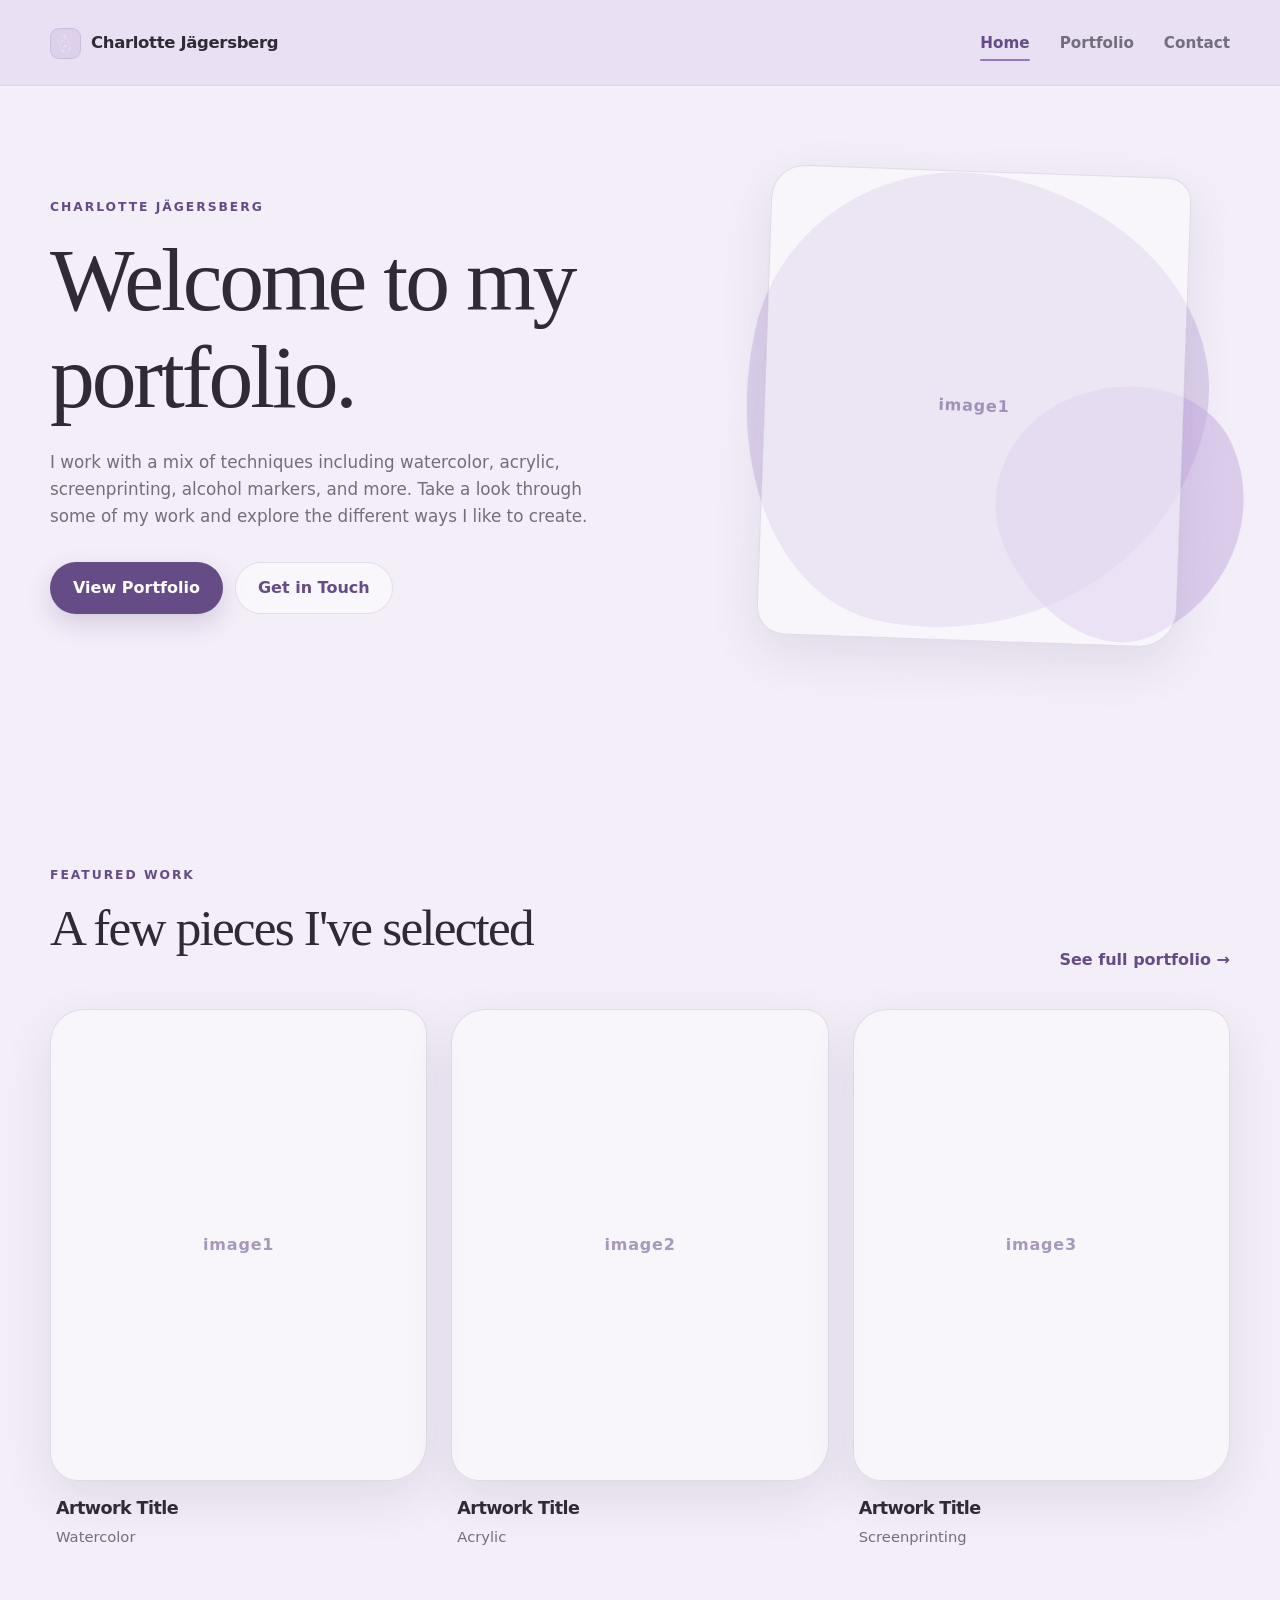
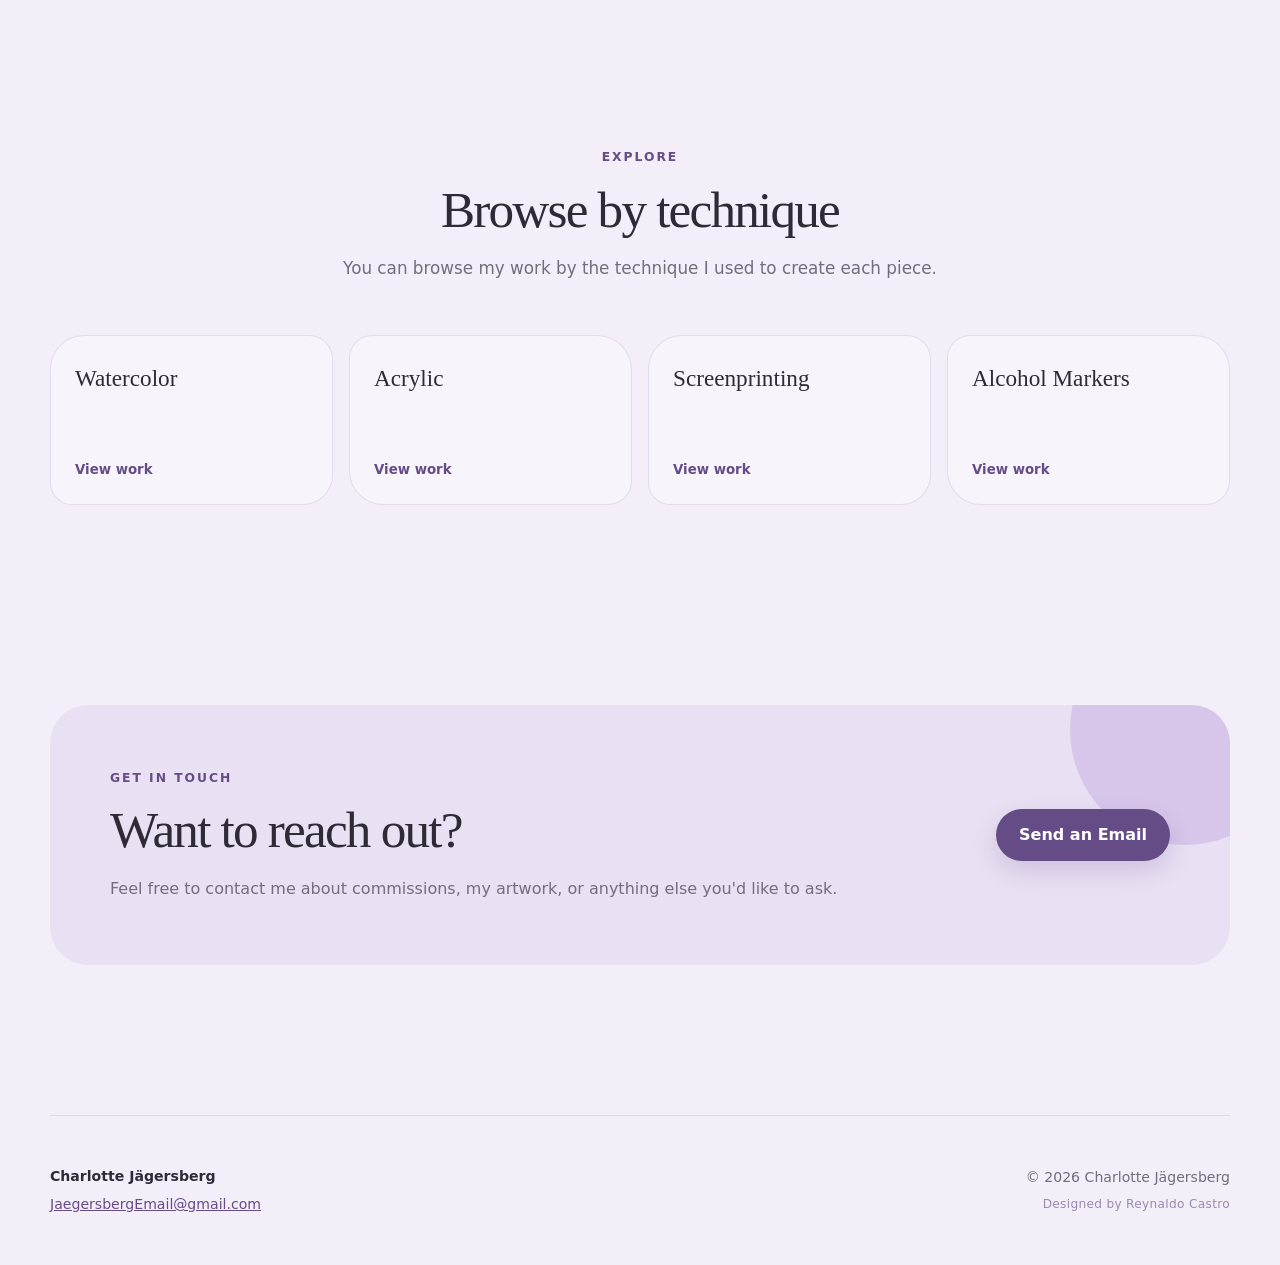
<file: index.html>
<!DOCTYPE html>
<html lang="en">
<head>
  <meta charset="UTF-8">
  <meta name="viewport" content="width=device-width, initial-scale=1.0">

  <meta
    name="description"
    content="The art portfolio of Charlotte Jägersberg."
  >

  <title>Charlotte Jägersberg | Artist</title>

  <link rel="icon" href="favicon.ico">
  <link rel="stylesheet" href="css/style.css">
</head>

<body>
  <header class="site-header">
    <a
      class="brand"
      href="index.html"
      aria-label="Charlotte Jägersberg home"
    >
      <img
        class="site-logo"
        src="assets/images/logo.png"
        alt="Charlotte Jägersberg logo"
      >

      <span class="brand-name">
        Charlotte Jägersberg
      </span>
    </a>

    <button
      class="menu-toggle"
      type="button"
      aria-label="Open navigation"
      aria-expanded="false"
    >
      <span></span>
      <span></span>
      <span></span>
    </button>

    <nav
      class="site-nav"
      aria-label="Main navigation"
    >
      <a
        class="active"
        href="index.html"
      >
        Home
      </a>

      <a href="portfolio.html">
        Portfolio
      </a>

      <a href="contact.html">
        Contact
      </a>
    </nav>
  </header>

  <main>
    <section class="hero section-shell">
      <div class="hero-copy">
        <p class="eyebrow">
          Charlotte Jägersberg
        </p>

        <h1>
          Welcome to my portfolio.
        </h1>

        <p class="hero-text">
          I work with a mix of techniques including watercolor, acrylic,
          screenprinting, alcohol markers, and more. Take a look through
          some of my work and explore the different ways I like to create.
        </p>

        <div class="button-row">
          <a
            class="button button-primary"
            href="portfolio.html"
          >
            View Portfolio
          </a>

          <a
            class="button button-secondary"
            href="contact.html"
          >
            Get in Touch
          </a>
        </div>
      </div>

      <div
        class="hero-art"
        aria-label="Featured artwork placeholder"
      >
        <div class="soft-blob blob-one"></div>
        <div class="soft-blob blob-two"></div>

        <div class="image-placeholder large-placeholder">
          image1
        </div>
      </div>
    </section>

    <section class="featured section-shell">
      <div class="section-heading">
        <div>
          <p class="eyebrow">
            Featured Work
          </p>

          <h2>
            A few pieces I've selected
          </h2>
        </div>

        <a
          class="text-link"
          href="portfolio.html"
        >
          See full portfolio →
        </a>
      </div>

      <div class="art-grid featured-grid">
        <article class="art-card">
          <div class="image-placeholder">
            image1
          </div>

          <div class="art-card-copy">
            <h3>Artwork Title</h3>
            <p>Watercolor</p>
          </div>
        </article>

        <article class="art-card">
          <div class="image-placeholder">
            image2
          </div>

          <div class="art-card-copy">
            <h3>Artwork Title</h3>
            <p>Acrylic</p>
          </div>
        </article>

        <article class="art-card">
          <div class="image-placeholder">
            image3
          </div>

          <div class="art-card-copy">
            <h3>Artwork Title</h3>
            <p>Screenprinting</p>
          </div>
        </article>
      </div>
    </section>

    <section class="techniques section-shell">
      <div class="section-heading centered-heading">
        <div>
          <p class="eyebrow">
            Explore
          </p>

          <h2>
            Browse by technique
          </h2>

          <p class="section-description">
            You can browse my work by the technique I used to create each piece.
          </p>
        </div>
      </div>

      <div class="technique-grid">
        <a
          class="technique-card"
          href="portfolio.html?medium=watercolor"
        >
          <span>Watercolor</span>
          <small>View work</small>
        </a>

        <a
          class="technique-card"
          href="portfolio.html?medium=acrylic"
        >
          <span>Acrylic</span>
          <small>View work</small>
        </a>

        <a
          class="technique-card"
          href="portfolio.html?medium=screenprinting"
        >
          <span>Screenprinting</span>
          <small>View work</small>
        </a>

        <a
          class="technique-card"
          href="portfolio.html?medium=alcohol-markers"
        >
          <span>Alcohol Markers</span>
          <small>View work</small>
        </a>
      </div>
    </section>

    <section class="contact-cta section-shell">
      <div class="cta-panel">
        <div>
          <p class="eyebrow">
            Get in Touch
          </p>

          <h2>
            Want to reach out?
          </h2>

          <p>
            Feel free to contact me about commissions, my artwork,
            or anything else you'd like to ask.
          </p>
        </div>

        <a
          class="button button-primary"
          href="mailto:JaegersbergEmail@gmail.com"
        >
          Send an Email
        </a>
      </div>
    </section>
  </main>

  <footer class="site-footer">
    <div>
      <strong>
        Charlotte Jägersberg
      </strong>

      <a href="mailto:JaegersbergEmail@gmail.com">
        JaegersbergEmail@gmail.com
      </a>
    </div>

    <div class="footer-meta">
      <span>
        © <span data-year></span>
        Charlotte Jägersberg
      </span>

      <span class="designer-credit">
        Designed by Reynaldo Castro
      </span>
    </div>
  </footer>

  <script src="js/main.js"></script>
</body>
</html>
</file>
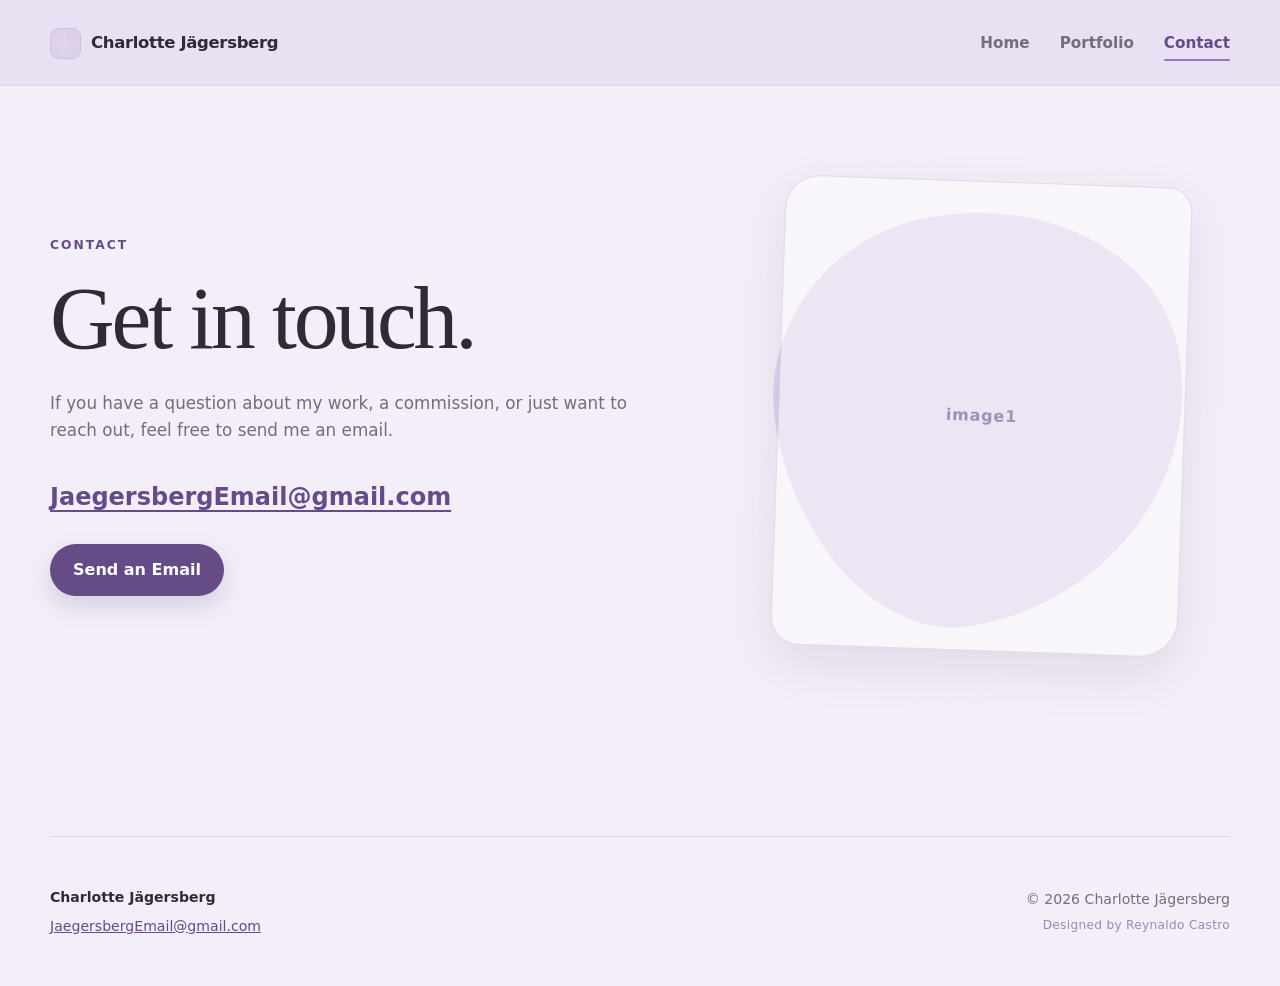
<file: contact.html>
<!DOCTYPE html>
<html lang="en">
<head>
  <meta charset="UTF-8">
  <meta name="viewport" content="width=device-width, initial-scale=1.0">

  <meta
    name="description"
    content="Get in touch with Charlotte Jägersberg."
  >

  <title>Contact | Charlotte Jägersberg</title>

  <link rel="icon" href="favicon.ico">
  <link rel="stylesheet" href="css/style.css">
</head>

<body>
  <header class="site-header">
    <a
      class="brand"
      href="index.html"
      aria-label="Charlotte Jägersberg home"
    >
      <img
        class="site-logo"
        src="assets/images/logo.png"
        alt="Charlotte Jägersberg logo"
      >

      <span class="brand-name">
        Charlotte Jägersberg
      </span>
    </a>

    <button
      class="menu-toggle"
      type="button"
      aria-label="Open navigation"
      aria-expanded="false"
    >
      <span></span>
      <span></span>
      <span></span>
    </button>

    <nav
      class="site-nav"
      aria-label="Main navigation"
    >
      <a href="index.html">
        Home
      </a>

      <a href="portfolio.html">
        Portfolio
      </a>

      <a
        class="active"
        href="contact.html"
      >
        Contact
      </a>
    </nav>
  </header>

  <main>
    <section class="contact-page section-shell">
      <div class="contact-copy">
        <p class="eyebrow">
          Contact
        </p>

        <h1>
          Get in touch.
        </h1>

        <p>
          If you have a question about my work, a commission,
          or just want to reach out, feel free to send me an email.
        </p>

        <a
          class="contact-email"
          href="mailto:JaegersbergEmail@gmail.com"
        >
          JaegersbergEmail@gmail.com
        </a>

        <a
          class="button button-primary"
          href="mailto:JaegersbergEmail@gmail.com"
        >
          Send an Email
        </a>
      </div>

      <div class="contact-visual">
        <div class="soft-blob blob-three"></div>

        <div class="image-placeholder large-placeholder">
          image1
        </div>
      </div>
    </section>
  </main>

  <footer class="site-footer">
    <div>
      <strong>
        Charlotte Jägersberg
      </strong>

      <a href="mailto:JaegersbergEmail@gmail.com">
        JaegersbergEmail@gmail.com
      </a>
    </div>

    <div class="footer-meta">
      <span>
        © <span data-year></span>
        Charlotte Jägersberg
      </span>

      <span class="designer-credit">
        Designed by Reynaldo Castro
      </span>
    </div>
  </footer>

  <script src="js/main.js"></script>
</body>
</html>
</file>
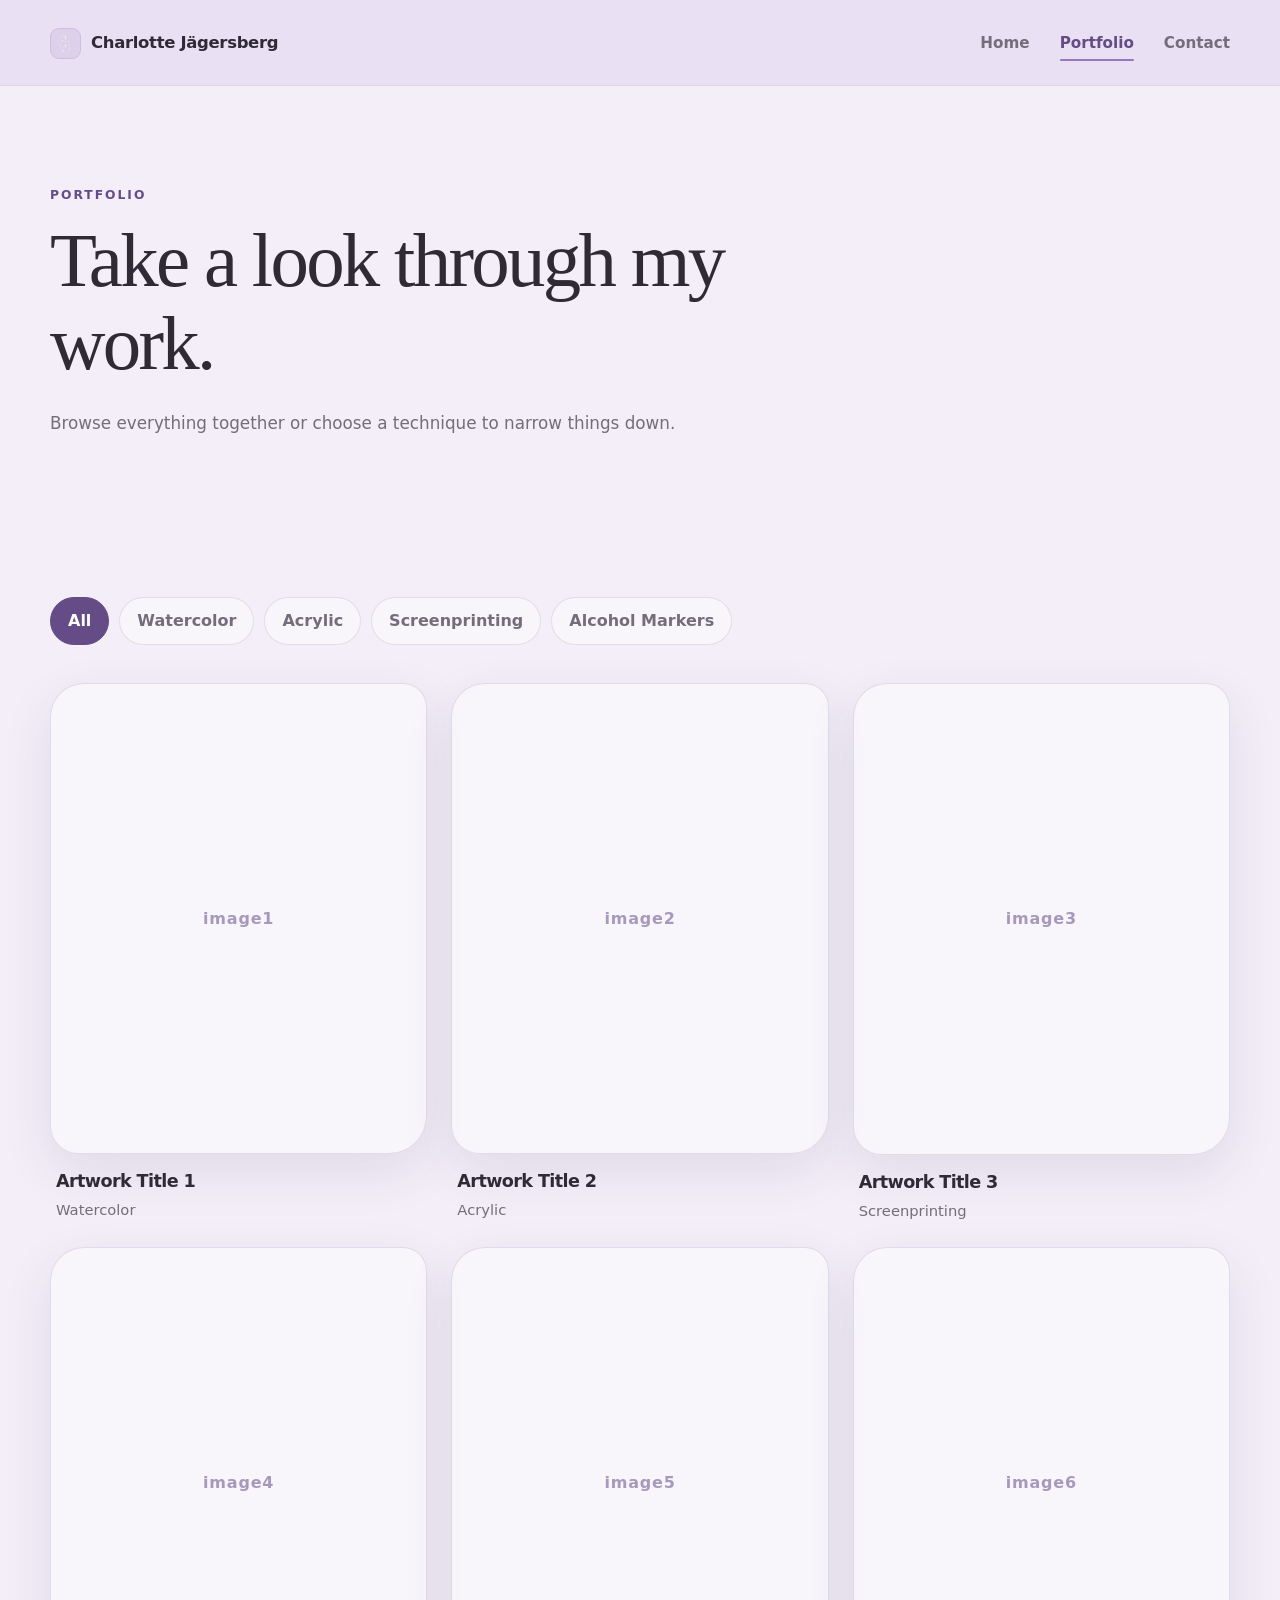
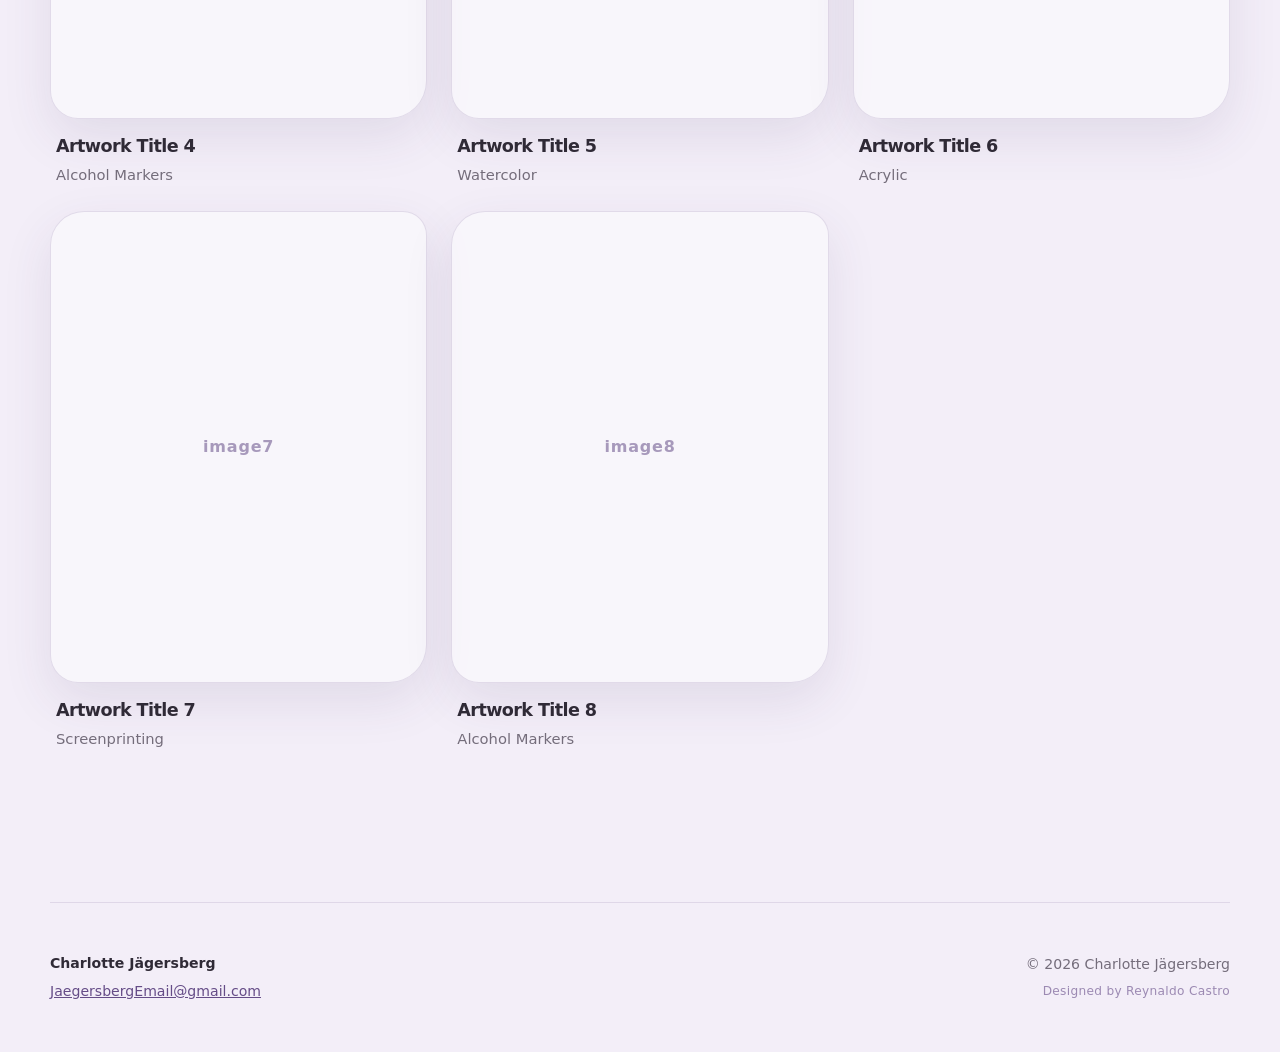
<file: portfolio.html>
<!DOCTYPE html>
<html lang="en">
<head>
  <meta charset="UTF-8">
  <meta name="viewport" content="width=device-width, initial-scale=1.0">

  <meta
    name="description"
    content="Browse the art portfolio of Charlotte Jägersberg."
  >

  <title>Portfolio | Charlotte Jägersberg</title>

  <link rel="icon" href="favicon.ico">
  <link rel="stylesheet" href="css/style.css">
</head>

<body>
  <header class="site-header">
    <a
      class="brand"
      href="index.html"
      aria-label="Charlotte Jägersberg home"
    >
      <img
        class="site-logo"
        src="assets/images/logo.png"
        alt="Charlotte Jägersberg logo"
      >

      <span class="brand-name">
        Charlotte Jägersberg
      </span>
    </a>

    <button
      class="menu-toggle"
      type="button"
      aria-label="Open navigation"
      aria-expanded="false"
    >
      <span></span>
      <span></span>
      <span></span>
    </button>

    <nav
      class="site-nav"
      aria-label="Main navigation"
    >
      <a href="index.html">
        Home
      </a>

      <a
        class="active"
        href="portfolio.html"
      >
        Portfolio
      </a>

      <a href="contact.html">
        Contact
      </a>
    </nav>
  </header>

  <main>
    <section class="page-intro section-shell">
      <p class="eyebrow">
        Portfolio
      </p>

      <h1>
        Take a look through my work.
      </h1>

      <p>
        Browse everything together or choose a technique to narrow things down.
      </p>
    </section>

    <section class="portfolio-section section-shell">
      <div
        class="filter-wrap"
        aria-label="Filter artwork by technique"
      >
        <button
          class="filter-button active"
          type="button"
          data-filter="all"
        >
          All
        </button>

        <button
          class="filter-button"
          type="button"
          data-filter="watercolor"
        >
          Watercolor
        </button>

        <button
          class="filter-button"
          type="button"
          data-filter="acrylic"
        >
          Acrylic
        </button>

        <button
          class="filter-button"
          type="button"
          data-filter="screenprinting"
        >
          Screenprinting
        </button>

        <button
          class="filter-button"
          type="button"
          data-filter="alcohol-markers"
        >
          Alcohol Markers
        </button>
      </div>

      <div
        id="portfolioGrid"
        class="art-grid portfolio-grid"
        aria-live="polite"
      ></div>

      <p
        id="emptyState"
        class="empty-state"
        hidden
      >
        I haven't added any work to this category yet.
      </p>
    </section>
  </main>

  <div
    class="lightbox"
    id="lightbox"
    role="dialog"
    aria-modal="true"
    aria-labelledby="lightboxTitle"
    hidden
  >
    <button
      class="lightbox-close"
      type="button"
      aria-label="Close artwork preview"
    >
      ×
    </button>

    <div class="lightbox-content">
      <div
        id="lightboxImage"
        class="image-placeholder lightbox-image"
      >
        image1
      </div>

      <div class="lightbox-copy">
        <p
          class="eyebrow"
          id="lightboxMedium"
        >
          Watercolor
        </p>

        <h2 id="lightboxTitle">
          Artwork Title
        </h2>

        <p id="lightboxDescription">
          Artwork description placeholder.
        </p>
      </div>
    </div>
  </div>

  <footer class="site-footer">
    <div>
      <strong>
        Charlotte Jägersberg
      </strong>

      <a href="mailto:JaegersbergEmail@gmail.com">
        JaegersbergEmail@gmail.com
      </a>
    </div>

    <div class="footer-meta">
      <span>
        © <span data-year></span>
        Charlotte Jägersberg
      </span>

      <span class="designer-credit">
        Designed by Reynaldo Castro
      </span>
    </div>
  </footer>

  <script src="js/main.js"></script>
  <script src="js/portfolio.js"></script>
</body>
</html>
</file>
<file: css/style.css>
/* Charlotte Jägersberg Portfolio
   Soft lavender, minimal, responsive design
*/

:root {
  --lavender-050: #f3eef8;
  --lavender-100: #e9e0f3;
  --lavender-200: #dcd0eb;
  --lavender-300: #c8b1e3;
  --lavender-500: #9877c2;
  --lavender-700: #654c87;

  --ink: #2f2a36;
  --muted: #746d7b;
  --white: #ffffff;

  --border: rgba(101, 76, 135, 0.14);

  --shadow:
    0 18px 50px rgba(72, 51, 98, 0.10);

  --radius-sm: 16px;
  --radius-md: 24px;
  --radius-lg: 38px;

  --page-width: 1180px;
}


/* -------------------- */
/* BASE */
/* -------------------- */

* {
  box-sizing: border-box;
}

html {
  scroll-behavior: smooth;
}

body {
  margin: 0;

  background: var(--lavender-050);

  color: var(--ink);

  font-family:
    Inter,
    ui-sans-serif,
    system-ui,
    -apple-system,
    BlinkMacSystemFont,
    "Segoe UI",
    sans-serif;

  line-height: 1.6;
}

body.lightbox-open {
  overflow: hidden;
}

a {
  color: inherit;
}

button,
a {
  -webkit-tap-highlight-color: transparent;
}

img {
  display: block;
  max-width: 100%;
}

main {
  overflow: clip;
}


/* -------------------- */
/* PAGE WIDTH */
/* -------------------- */

.site-header,
.site-footer,
.section-shell {
  width: min(
    calc(100% - 40px),
    var(--page-width)
  );

  margin-inline: auto;
}


/* -------------------- */
/* HEADER */
/* -------------------- */

.site-header {
  min-height: 86px;

  display: flex;
  align-items: center;
  justify-content: space-between;

  gap: 24px;

  position: relative;
  z-index: 20;
}

/* Full-width lavender header background */
.site-header::before {
  content: "";

  position: absolute;

  top: 0;
  bottom: 0;
  left: 50%;

  width: 100vw;

  transform: translateX(-50%);

  background: var(--lavender-100);

  border-bottom:
    1px solid rgba(101, 76, 135, 0.08);

  z-index: -1;
}


/* -------------------- */
/* BRAND / LOGO */
/* -------------------- */

.brand {
  display: inline-flex;
  align-items: center;

  gap: 10px;

  text-decoration: none;

  font-weight: 700;
  letter-spacing: -0.02em;
}

.site-logo {
  width: 31px;
  height: 31px;

  object-fit: contain;
  display: block;
  flex-shrink: 0;

  background: var(--lavender-200);

  padding: 5px;

  border:
    1px solid rgba(101, 76, 135, 0.12);

  border-radius: 9px;
}

.brand-name {
  font-size: 1.03rem;
}


/* -------------------- */
/* DESKTOP NAVIGATION */
/* -------------------- */

.site-nav {
  display: flex;
  align-items: center;

  gap: 30px;
}

.site-nav a {
  position: relative;

  padding: 8px 0;

  color: var(--muted);

  text-decoration: none;

  font-size: 0.95rem;
  font-weight: 600;
}

.site-nav a:hover,
.site-nav a.active {
  color: var(--lavender-700);
}

.site-nav a.active::after {
  content: "";

  position: absolute;

  left: 0;
  right: 0;
  bottom: 2px;

  height: 2px;

  border-radius: 100px;

  background: var(--lavender-500);
}


/* -------------------- */
/* MOBILE MENU BUTTON */
/* -------------------- */

.menu-toggle {
  display: none;

  width: 44px;
  height: 44px;

  border:
    1px solid rgba(101, 76, 135, 0.10);

  border-radius: 14px;

  background: var(--lavender-200);

  padding: 11px;

  cursor: pointer;
}

.menu-toggle span {
  width: 100%;
  height: 2px;

  display: block;

  margin: 4px 0;

  background: var(--lavender-700);

  border-radius: 999px;
}


/* -------------------- */
/* TYPOGRAPHY */
/* -------------------- */

.eyebrow {
  margin: 0 0 14px;

  color: var(--lavender-700);

  font-size: 0.77rem;
  font-weight: 800;

  letter-spacing: 0.16em;

  text-transform: uppercase;
}

h1,
h2,
h3,
p {
  margin-top: 0;
}

h1,
h2,
h3 {
  line-height: 1.08;
  letter-spacing: -0.035em;
}

h1 {
  max-width: 760px;

  margin-bottom: 24px;

  font-family:
    Georgia,
    "Times New Roman",
    serif;

  font-size:
    clamp(3rem, 7vw, 6.3rem);

  font-weight: 500;
}

h2 {
  margin-bottom: 18px;

  font-family:
    Georgia,
    "Times New Roman",
    serif;

  font-size:
    clamp(2rem, 4vw, 3.35rem);

  font-weight: 500;
}

h3 {
  margin-bottom: 7px;

  font-size: 1.1rem;
}

.hero-text,
.page-intro > p:last-child,
.contact-copy > p:not(.eyebrow),
.section-description {
  max-width: 640px;

  color: var(--muted);

  font-size: 1.05rem;
}


/* -------------------- */
/* BUTTONS */
/* -------------------- */

.button-row {
  display: flex;
  flex-wrap: wrap;

  gap: 12px;

  margin-top: 32px;
}

.button {
  min-height: 48px;

  display: inline-flex;
  align-items: center;
  justify-content: center;

  padding: 12px 22px;

  border: 1px solid transparent;
  border-radius: 999px;

  text-decoration: none;

  font-weight: 700;

  transition:
    transform 160ms ease,
    box-shadow 160ms ease,
    background 160ms ease;
}

.button:hover {
  transform: translateY(-2px);
}

.button-primary {
  background: var(--lavender-700);

  color: var(--white);

  box-shadow:
    0 10px 24px rgba(101, 76, 135, 0.20);
}

.button-secondary {
  border-color: var(--border);

  background:
    rgba(255, 255, 255, 0.52);

  color: var(--lavender-700);
}


/* -------------------- */
/* HOME HERO */
/* -------------------- */

.hero {
  min-height: 660px;

  display: grid;

  grid-template-columns:
    1.05fr 0.95fr;

  align-items: center;

  gap:
    clamp(40px, 8vw, 100px);

  padding-block:
    70px 110px;
}

.hero-copy {
  position: relative;
  z-index: 2;
}

.hero-art,
.contact-visual {
  min-height: 500px;

  display: grid;
  place-items: center;

  position: relative;
}


/* -------------------- */
/* SOFT BACKGROUND SHAPES */
/* -------------------- */

.soft-blob {
  position: absolute;

  border-radius:
    46% 54% 61% 39% /
    44% 43% 57% 56%;
}

.blob-one {
  width: 460px;
  height: 460px;

  background: var(--lavender-200);

  transform: rotate(12deg);
}

.blob-two {
  width: 250px;
  height: 250px;

  right: -20px;
  bottom: 4%;

  background:
    rgba(200, 177, 227, 0.55);

  transform: rotate(-24deg);
}

.blob-three {
  width: 410px;
  height: 410px;

  background: var(--lavender-200);

  transform: rotate(-10deg);
}


/* -------------------- */
/* IMAGE PLACEHOLDERS */
/* -------------------- */

.image-placeholder {
  min-height: 310px;

  display: grid;
  place-items: center;

  overflow: hidden;

  border:
    1px solid rgba(101, 76, 135, 0.16);

  border-radius:
    34px 24px 38px 28px;

  background:
    rgba(255, 255, 255, 0.46);

  color:
    rgba(101, 76, 135, 0.55);

  font-weight: 700;
  letter-spacing: 0.05em;

  box-shadow: var(--shadow);
}

.large-placeholder {
  width: min(82%, 420px);

  min-height: 470px;

  position: relative;
  z-index: 2;

  transform: rotate(2deg);
}


/* -------------------- */
/* GENERAL SECTIONS */
/* -------------------- */

.featured,
.techniques,
.contact-cta,
.portfolio-section {
  padding-block: 100px;
}

.section-heading {
  display: flex;

  align-items: end;
  justify-content: space-between;

  gap: 24px;

  margin-bottom: 36px;
}

.centered-heading {
  justify-content: center;
  text-align: center;
}

.centered-heading .section-description {
  margin-inline: auto;
}

.text-link {
  color: var(--lavender-700);

  text-decoration: none;

  font-weight: 700;

  white-space: nowrap;
}

.text-link:hover {
  text-decoration: underline;
}


/* -------------------- */
/* ARTWORK GRID */
/* -------------------- */

.art-grid {
  display: grid;

  gap: 24px;
}

.featured-grid,
.portfolio-grid {
  grid-template-columns:
    repeat(3, minmax(0, 1fr));
}

.art-card {
  min-width: 0;
}

.art-card .image-placeholder {
  width: 100%;

  aspect-ratio: 4 / 5;
}

.art-card-copy {
  padding:
    18px 6px 0;
}

.art-card-copy p {
  margin: 0;

  color: var(--muted);

  font-size: 0.92rem;
}


/* -------------------- */
/* PORTFOLIO CARD */
/* -------------------- */

.portfolio-card {
  cursor: pointer;
}

.portfolio-card button {
  width: 100%;

  padding: 0;

  border: 0;

  background: none;

  color: inherit;

  text-align: left;

  cursor: pointer;

  font: inherit;
}


/* -------------------- */
/* TECHNIQUE CARDS */
/* -------------------- */

.techniques {
  position: relative;
}

.technique-grid {
  display: grid;

  grid-template-columns:
    repeat(4, 1fr);

  gap: 16px;
}

.technique-card {
  min-height: 170px;

  display: flex;
  flex-direction: column;
  justify-content: space-between;

  padding: 24px;

  border:
    1px solid var(--border);

  border-radius:
    34px 24px 30px 22px;

  background:
    rgba(255, 255, 255, 0.38);

  text-decoration: none;

  transition:
    transform 180ms ease,
    background 180ms ease,
    box-shadow 180ms ease;
}

.technique-card:nth-child(even) {
  border-radius:
    23px 35px 24px 34px;
}

.technique-card:hover {
  transform:
    translateY(-5px);

  background: var(--lavender-100);

  box-shadow: var(--shadow);
}

.technique-card span {
  font-family:
    Georgia,
    "Times New Roman",
    serif;

  font-size: 1.45rem;
}

.technique-card small {
  color: var(--lavender-700);

  font-weight: 700;
}


/* -------------------- */
/* CONTACT CTA */
/* -------------------- */

.cta-panel {
  min-height: 260px;

  display: flex;
  align-items: center;
  justify-content: space-between;

  gap: 32px;

  padding:
    clamp(30px, 5vw, 60px);

  border-radius:
    var(--radius-lg);

  background:
    var(--lavender-100);

  position: relative;

  overflow: hidden;
}

.cta-panel::after {
  content: "";

  width: 230px;
  height: 230px;

  position: absolute;

  right: -70px;
  top: -90px;

  border-radius: 50%;

  background:
    rgba(200, 177, 227, 0.55);
}

.cta-panel > * {
  position: relative;

  z-index: 2;
}

.cta-panel p:last-child {
  margin-bottom: 0;

  color: var(--muted);
}


/* -------------------- */
/* PORTFOLIO PAGE */
/* -------------------- */

.page-intro {
  padding-block:
    100px 44px;
}

.page-intro h1 {
  font-size:
    clamp(3rem, 6vw, 5.4rem);
}

.filter-wrap {
  display: flex;
  flex-wrap: wrap;

  gap: 10px;

  margin-bottom: 38px;
}

.filter-button {
  padding:
    10px 17px;

  border:
    1px solid var(--border);

  border-radius:
    999px;

  background:
    rgba(255, 255, 255, 0.42);

  color: var(--muted);

  font: inherit;
  font-weight: 700;

  cursor: pointer;

  transition:
    background 160ms ease,
    color 160ms ease,
    border-color 160ms ease,
    transform 160ms ease;
}

.filter-button:hover {
  transform: translateY(-1px);
}

.filter-button:hover,
.filter-button.active {
  border-color: var(--lavender-700);

  background: var(--lavender-700);

  color: var(--white);
}

.empty-state {
  padding:
    60px 0;

  color: var(--muted);

  text-align: center;
}


/* -------------------- */
/* ARTWORK LIGHTBOX */
/* -------------------- */

.lightbox[hidden] {
  display: none;
}

.lightbox {
  position: fixed;

  inset: 0;

  z-index: 100;

  display: grid;
  place-items: center;

  padding: 24px;

  background:
    rgba(35, 28, 44, 0.70);

  backdrop-filter:
    blur(12px);
}

.lightbox-content {
  width:
    min(940px, 100%);

  max-height: 90vh;

  display: grid;

  grid-template-columns:
    minmax(0, 1.2fr)
    minmax(260px, 0.8fr);

  gap: 28px;

  overflow: auto;

  padding: 24px;

  border-radius: 32px;

  background:
    var(--lavender-050);
}

.lightbox-image {
  min-height: 560px;
}

.lightbox-copy {
  align-self: center;

  padding: 18px;
}

.lightbox-copy h2 {
  font-size:
    clamp(2rem, 4vw, 3.3rem);
}

.lightbox-copy p:last-child {
  color: var(--muted);
}

.lightbox-close {
  position: fixed;

  top: 20px;
  right: 24px;

  width: 48px;
  height: 48px;

  border: 0;

  border-radius: 50%;

  background:
    var(--lavender-100);

  color:
    var(--lavender-700);

  font-size: 2rem;
  line-height: 1;

  cursor: pointer;

  box-shadow:
    var(--shadow);
}


/* -------------------- */
/* CONTACT PAGE */
/* -------------------- */

.contact-page {
  min-height:
    calc(100vh - 210px);

  display: grid;

  grid-template-columns:
    1fr 0.85fr;

  align-items: center;

  gap:
    clamp(40px, 8vw, 100px);

  padding-block:
    80px 120px;
}

.contact-copy h1 {
  font-size:
    clamp(3.5rem, 7vw, 6rem);
}

.contact-email {
  display: block;

  width: fit-content;

  margin:
    34px 0 28px;

  color:
    var(--lavender-700);

  font-size:
    clamp(1.05rem, 2.4vw, 1.5rem);

  font-weight: 700;

  text-underline-offset: 5px;

  overflow-wrap: anywhere;
}


/* -------------------- */
/* FOOTER */
/* -------------------- */

.site-footer {
  min-height: 150px;

  display: flex;

  align-items: center;
  justify-content: space-between;

  gap: 30px;

  margin-top: 50px;

  padding-block: 34px;

  border-top:
    1px solid var(--border);

  color: var(--muted);

  font-size: 0.88rem;
}

.site-footer > div:first-child {
  display: grid;

  gap: 6px;
}

.site-footer strong {
  color: var(--ink);
}

.site-footer a {
  color: var(--lavender-700);
}

.footer-meta {
  display: flex;
  flex-direction: column;

  align-items: flex-end;

  gap: 6px;
}

.designer-credit {
  color:
    rgba(101, 76, 135, 0.62);

  font-size: 0.76rem;

  letter-spacing: 0.025em;
}


/* -------------------- */
/* TABLET */
/* -------------------- */

@media (max-width: 900px) {
  .hero,
  .contact-page {
    grid-template-columns: 1fr;
  }

  .hero {
    min-height: auto;

    padding-top: 55px;
  }

  .hero-art,
  .contact-visual {
    min-height: 460px;
  }

  .featured-grid,
  .portfolio-grid {
    grid-template-columns:
      repeat(2, minmax(0, 1fr));
  }

  .technique-grid {
    grid-template-columns:
      repeat(2, 1fr);
  }

  .lightbox-content {
    grid-template-columns: 1fr;
  }

  .lightbox-image {
    min-height: 420px;
  }
}


/* -------------------- */
/* MOBILE */
/* -------------------- */

@media (max-width: 700px) {
  .site-header,
  .site-footer,
  .section-shell {
    width:
      min(
        calc(100% - 28px),
        var(--page-width)
      );
  }

  .site-header {
    min-height: 74px;
  }

  .site-logo {
    width: 27px;
    height: 27px;

    padding: 4px;

    border-radius: 8px;
  }

  .brand-name {
    max-width: 170px;

    line-height: 1.1;
  }

  .menu-toggle {
    display: block;

    position: relative;

    z-index: 22;
  }

  .site-nav {
    position: absolute;

    top: 67px;
    left: 0;
    right: 0;

    display: none;

    flex-direction: column;

    align-items: stretch;

    gap: 4px;

    padding: 14px;

    border:
      1px solid var(--border);

    border-radius: 22px;

    background:
      rgba(233, 224, 243, 0.97);

    box-shadow:
      var(--shadow);

    backdrop-filter:
      blur(14px);
  }

  .site-nav.open {
    display: flex;
  }

  .site-nav a {
    padding:
      12px 14px;

    border-radius: 14px;
  }

  .site-nav a.active::after {
    display: none;
  }

  .site-nav a.active {
    background:
      var(--lavender-200);
  }

  h1 {
    font-size:
      clamp(2.8rem, 16vw, 4.6rem);
  }

  .hero {
    gap: 24px;

    padding-block:
      52px 80px;
  }

  .hero-art,
  .contact-visual {
    min-height: 390px;
  }

  .blob-one,
  .blob-three {
    width: 330px;
    height: 330px;
  }

  .large-placeholder {
    width:
      min(84%, 330px);

    min-height: 370px;
  }

  .featured,
  .techniques,
  .contact-cta,
  .portfolio-section {
    padding-block: 72px;
  }

  .section-heading {
    align-items: flex-start;

    flex-direction: column;
  }

  .centered-heading {
    align-items: center;
  }

  .cta-panel,
  .site-footer {
    align-items: flex-start;

    flex-direction: column;
  }

  .footer-meta {
    align-items: flex-start;
  }

  .contact-page {
    padding-block:
      60px 90px;
  }

  .filter-wrap {
    gap: 8px;
  }
}


/* -------------------- */
/* SMALL PHONES */
/* -------------------- */

@media (max-width: 520px) {
  .featured-grid,
  .portfolio-grid {
    grid-template-columns: 1fr;
  }

  .technique-grid {
    grid-template-columns: 1fr;
  }

  .technique-card {
    min-height: 125px;
  }

  .button-row {
    width: 100%;
  }

  .button-row .button {
    width: 100%;
  }

  .image-placeholder {
    min-height: 280px;
  }

  .large-placeholder {
    min-height: 350px;
  }

  .lightbox {
    padding: 12px;
  }

  .lightbox-content {
    padding: 14px;

    border-radius: 24px;
  }

  .lightbox-image {
    min-height: 380px;
  }

  .lightbox-close {
    top: 12px;
    right: 12px;
  }

  .contact-email {
    font-size: 1rem;
  }
}
</file>
